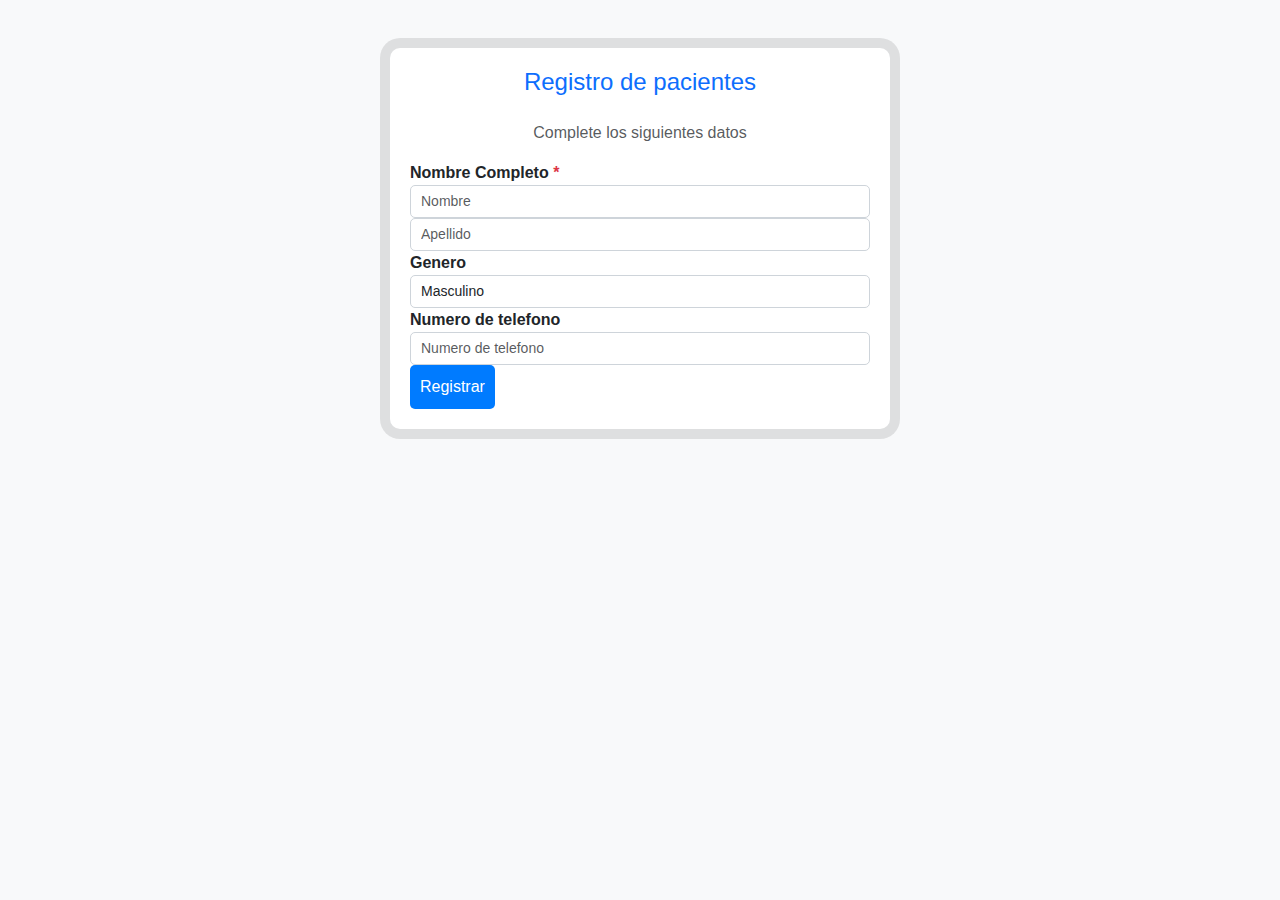
<file: Practica 4/index.html>
<!DOCTYPE html>
<html lang="en">
<head>
    <meta charset="UTF-8">
    <meta name="viewport" content="width=device-width, initial-scale=1.0">
    <title>Practica 4</title>
    <link href="https://cdn.jsdelivr.net/npm/bootstrap@5.3.3/dist/css/bootstrap.min.css" rel="stylesheet"
        integrity="sha384-QWTKZyjpPEjISv5WaRU9OFeRpok6YctnYmDr5pNlyT2bRjXh0JMhjY6hW+ALEwIH" crossorigin="anonymous">
    <link rel="stylesheet" href="style.css">
    </head>
<body>
    <div class="container mt-5">
        <!-- formulario -->
        <form action="" class="form-paciente">

            <h2 class="text-center text-primary mb-4">Registro de pacientes</h2>
            <p class="text-center text-muted">Complete los siguientes datos</p>

            <div class="form-group">
                <label for="nombre">Nombre Completo <span class="text-danger">*</span></label>
                <div class="form-row">
                    <div class="col">
                        <input placeholder="Nombre" type="text" class="form-control" id="nombre">
                    </div>
                    <div class="col">
                        <input placeholder="Apellido" type="text" id="apellido" class="form-control">
                    </div>
                </div>    
            </div>

            <div class="form-group">

                <label for="genero">Genero</label>
                <select name="" id="genero" class="form-control">
                    <option value="">Masculino</option>
                    <option value="">Femenino</option>
                    <option value="">Gei</option>
                </select>
            </div>

            <div class="form-group">
                <label for="">Numero de telefono</label>
                <input placeholder="Numero de telefono" type="text" class="form-control" id="telefono">
            </div>

            <button class="btn btn-primary btn-block">Registrar</button>


        </form>
    </div>
</body>
</html>
</file>
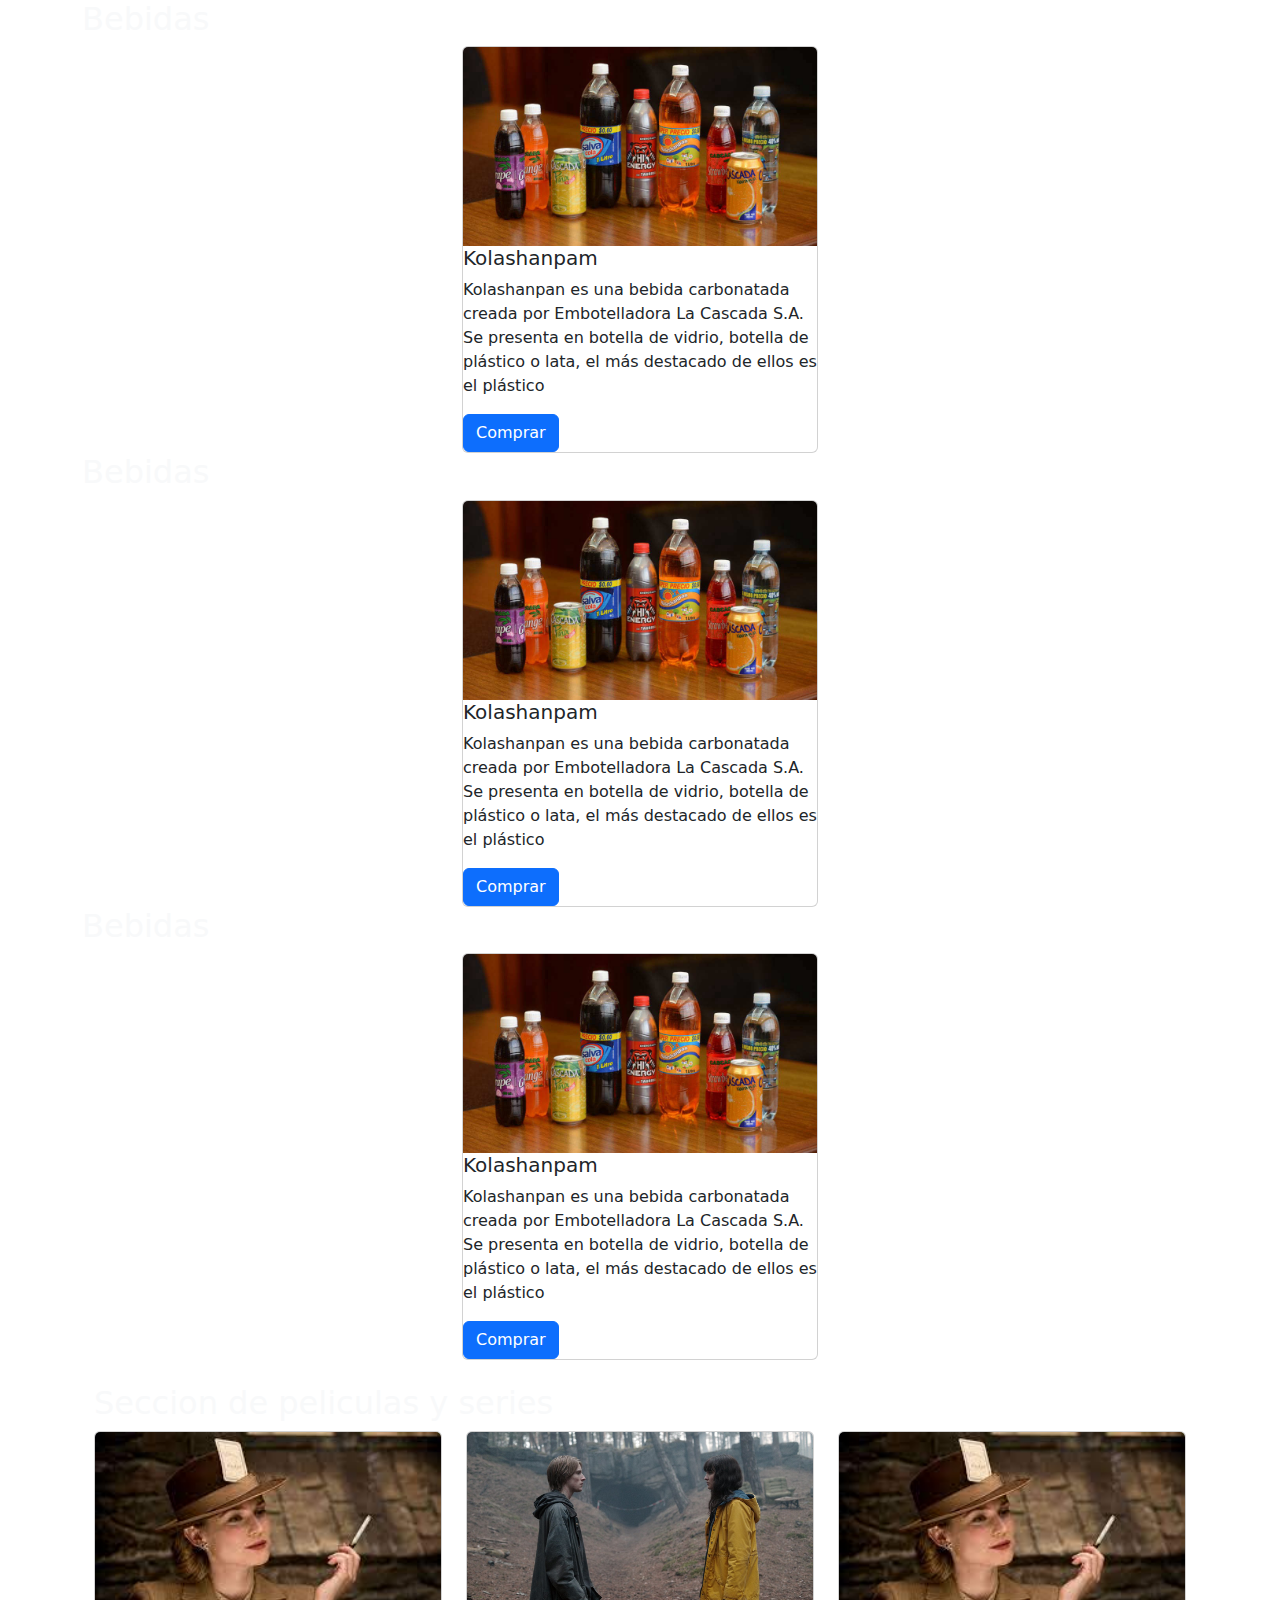
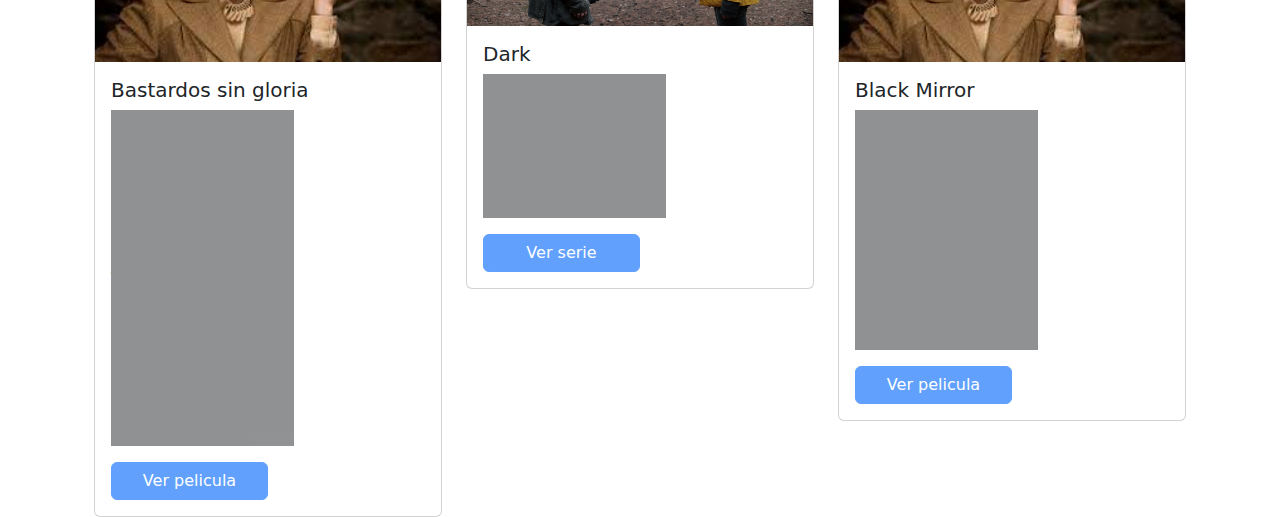
<file: Practica 5/index.html>
<!DOCTYPE html>
<html lang="en">
<head>
    <meta charset="UTF-8">
    <meta name="viewport" content="width=device-width, initial-scale=1.0">
    <title>Practica 5</title>
    <link href="https://cdn.jsdelivr.net/npm/bootstrap@5.3.3/dist/css/bootstrap.min.css" rel="stylesheet"
        integrity="sha384-QWTKZyjpPEjISv5WaRU9OFeRpok6YctnYmDr5pNlyT2bRjXh0JMhjY6hW+ALEwIH" crossorigin="anonymous">
</head>
<body class="bg-darl text-light">
    <div class="container">
        <div class="row justify-content-center">
            <!-- Primera fila 3 cards normales -->
            <h2>Bebidas</h2>
            <div class="col-md-4">
                <div class="card">
                    <img src="imgs/Bebidas-La-Cascada.jpg" alt="" class="card-img-top">
                    <div class="cards-body">
                        <h5 class="card-title">Kolashanpam</h5>
                        <p>
                            Kolashanpan es una bebida carbonatada creada por Embotelladora La Cascada S.A. Se presenta en botella de vidrio, botella
                            de plástico o lata, el más destacado de ellos es el plástico
                        </p>
                        <a href="" class="btn btn-primary">Comprar</a>
                    </div>
                </div>
            </div>


            <h2>Bebidas</h2>
            <div class="col-md-4">
                <div class="card">
                    <img src="imgs/Bebidas-La-Cascada.jpg" alt="" class="card-img-top">
                    <div class="cards-body">
                        <h5 class="card-title">Kolashanpam</h5>
                        <p>
                            Kolashanpan es una bebida carbonatada creada por Embotelladora La Cascada S.A. Se presenta en botella de
                            vidrio, botella
                            de plástico o lata, el más destacado de ellos es el plástico
                        </p>
                        <a href="" class="btn btn-primary">Comprar</a>
                    </div>
                </div>
            </div>



            <h2>Bebidas</h2>
            <div class="col-md-4">
                <div class="card">
                    <img src="imgs/Bebidas-La-Cascada.jpg" alt="" class="card-img-top">
                    <div class="cards-body">
                        <h5 class="card-title">Kolashanpam</h5>
                        <p>
                            Kolashanpan es una bebida carbonatada creada por Embotelladora La Cascada S.A. Se presenta en botella de
                            vidrio, botella
                            de plástico o lata, el más destacado de ellos es el plástico
                        </p>
                        <a href="" class="btn btn-primary">Comprar</a>
                    </div>
                </div>
            </div>


            <div class="row justify-content-center mt-4">
                <!-- Segunda fila 3 cards placeholder -->
                <h2>Seccion de peliculas y series</h2>
                <!-- card -->
                <div class="col-md-4">
                    <div class="card" aria-hidden="true">
                        <img src="imgs/bastardos sin gloria.jpeg" class="card-img-top" alt="">
                        <div class="card-body">
                            <h5 class="card-title placeholder-glow">
                                <span class="card-title placeholder-glow">Bastardos sin gloria</span>
                            </h5>

                            <p class="card-text placeholder-glow">
                                <span class="placeholder col-7">Es el primer año de la ocupación alemana de Francia. El oficial aliado, teniente Aldo Raine, ensambla un equipo de
                                soldados judíos para cometer actos violentos en contra de los nazis, incluyendo la toma de cabelleras. Él y sus hombres
                                unen fuerzas con Bridget von Hammersmark</span>
                            </p>
                            <a href="" class="btn btn-primary disabled placeholder col-6" aria-disabled="true" >Ver pelicula</a>
                        </div>
                    </div>
                </div>

                <div class="col-md-4">
                    <div class="card" aria-hidden="true">
                        <img src="imgs/dark.jpg" class="card-img-top" alt="">
                        <div class="card-body">
                            <h5 class="card-title placeholder-glow">
                                <span class="card-title placeholder-glow">Dark</span>
                            </h5>
                
                            <p class="card-text placeholder-glow">
                                <span class="placeholder col-7">La desaparición de dos niños muestra los vínculos entre cuatro familias y expone el pasado de una pequeña ciudad.</span>
                            </p>
                            <a href="" class="btn btn-primary disabled placeholder col-6" aria-disabled="true">Ver serie</a>
                        </div>
                    </div>
                </div>




                <div class="col-md-4">
                    <div class="card" aria-hidden="true">
                        <img src="imgs/bastardos sin gloria.jpeg" class="card-img-top" alt="">
                        <div class="card-body">
                            <h5 class="card-title placeholder-glow">
                                <span class="card-title placeholder-glow">Black Mirror</span>
                            </h5>
                
                            <p class="card-text placeholder-glow">
                                <span class="placeholder col-7">El lado oscuro de la era tecnológica en la que se vive: la paranoia de ser vigilados como en un panóptico, los usos terroristas de las nuevas herramientas y su relación con la experiencia cotidiana.</span>
                            </p>
                            <a href="" class="btn btn-primary disabled placeholder col-6" aria-disabled="true">Ver pelicula</a>
                        </div>
                    </div>
                </div>



            </div>
        </div>
    </div>
</body>
</html>
</file>
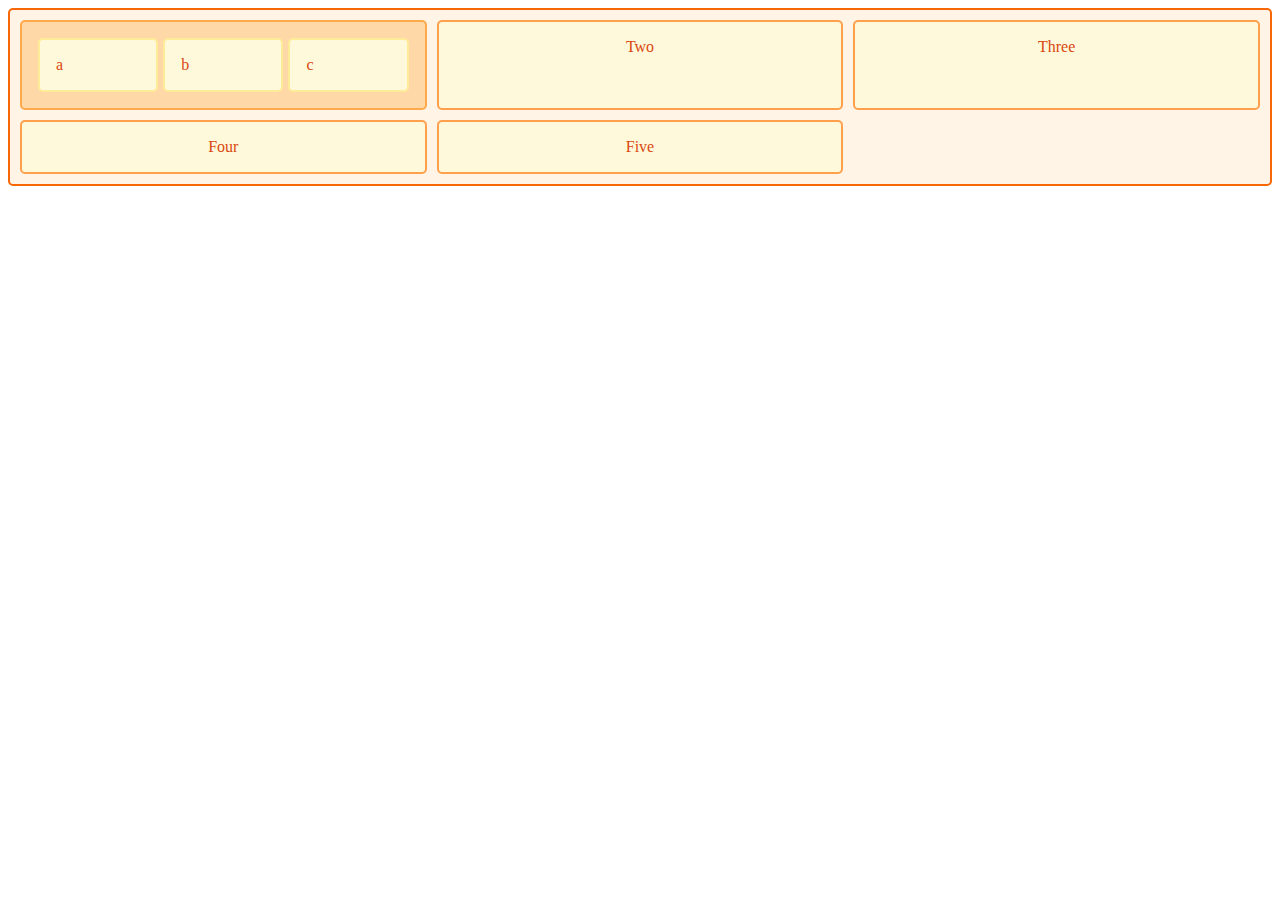
<file: Practica 2/ejemplo_dos/index.html>
<!DOCTYPE html>
<html lang="en">
<head>
    <meta charset="UTF-8">
    <meta name="viewport" content="width=device-width, initial-scale=1.0">
    <title>Ejemplo 2</title>
    <link rel="stylesheet" href="style.css">
</head>
<body>
    <div class="cuadriculas">
        <div class="box">
            <div class="nested">a</div>
            <div class="nested">b</div>
            <div class="nested">c</div>
        </div>

        <div class="box2">Two</div>
        <div class="box3">Three</div>
        <div class="box4">Four</div>
        <div class="box5">Five</div>
    </div>
</body>
</html>
</file>
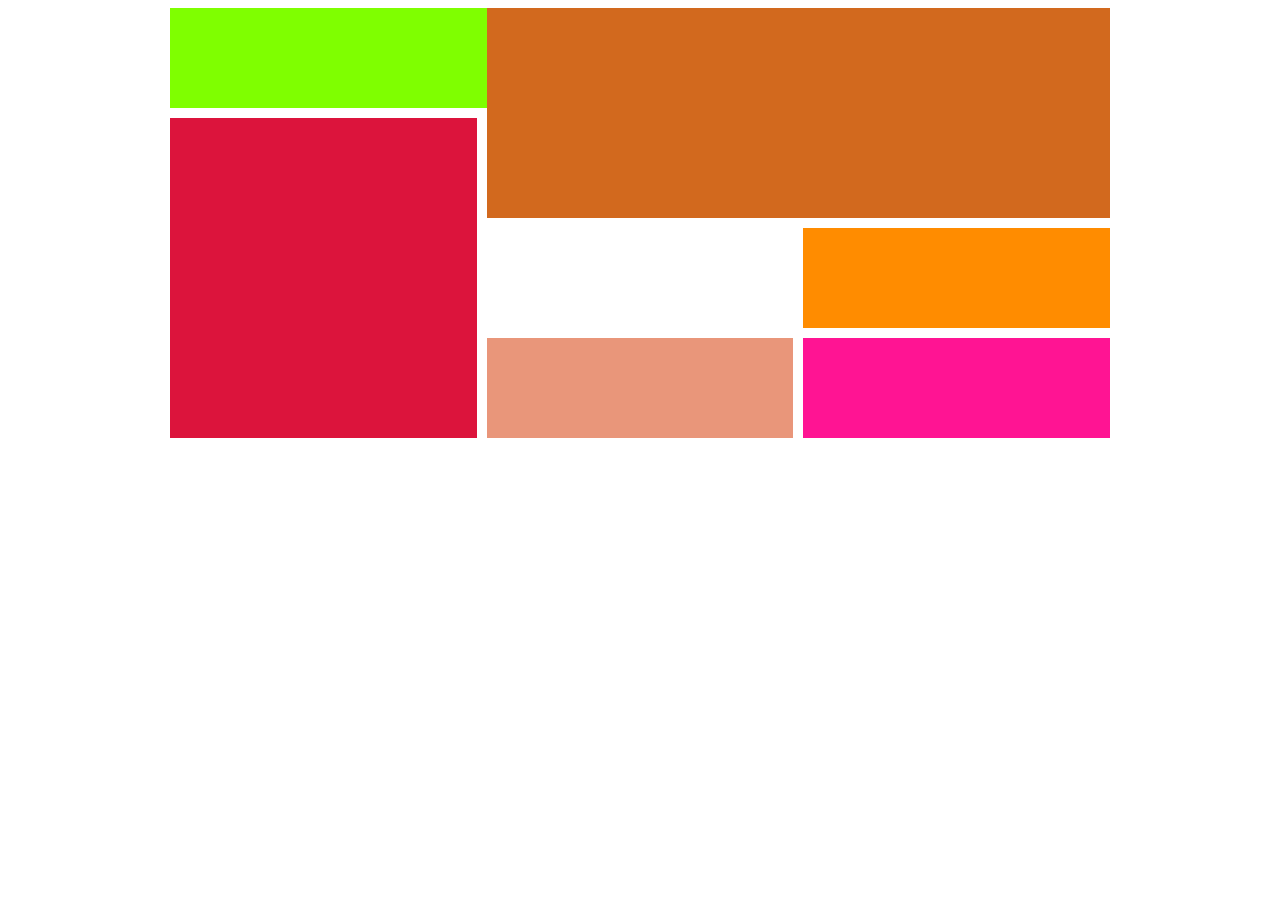
<file: Practica 2/ejemplo_uno/index.html>
<!DOCTYPE html>
<html lang="en">
<head>
    <meta charset="UTF-8">
    <meta name="viewport" content="width=device-width, initial-scale=1.0">
    <title>Practica 2 Grid Layout</title>
    <link rel="stylesheet" href="style.css">
</head>
<body>
    <div class="cuadriculas">
        <div class="uno"></div>
        <div class="dos"></div>
        <div class="tres"></div>
        <div class="cuatro"></div>
        <div class="cinco"></div>
        <div class="seis"></div>
    </div>
</body>
</html>
</file>
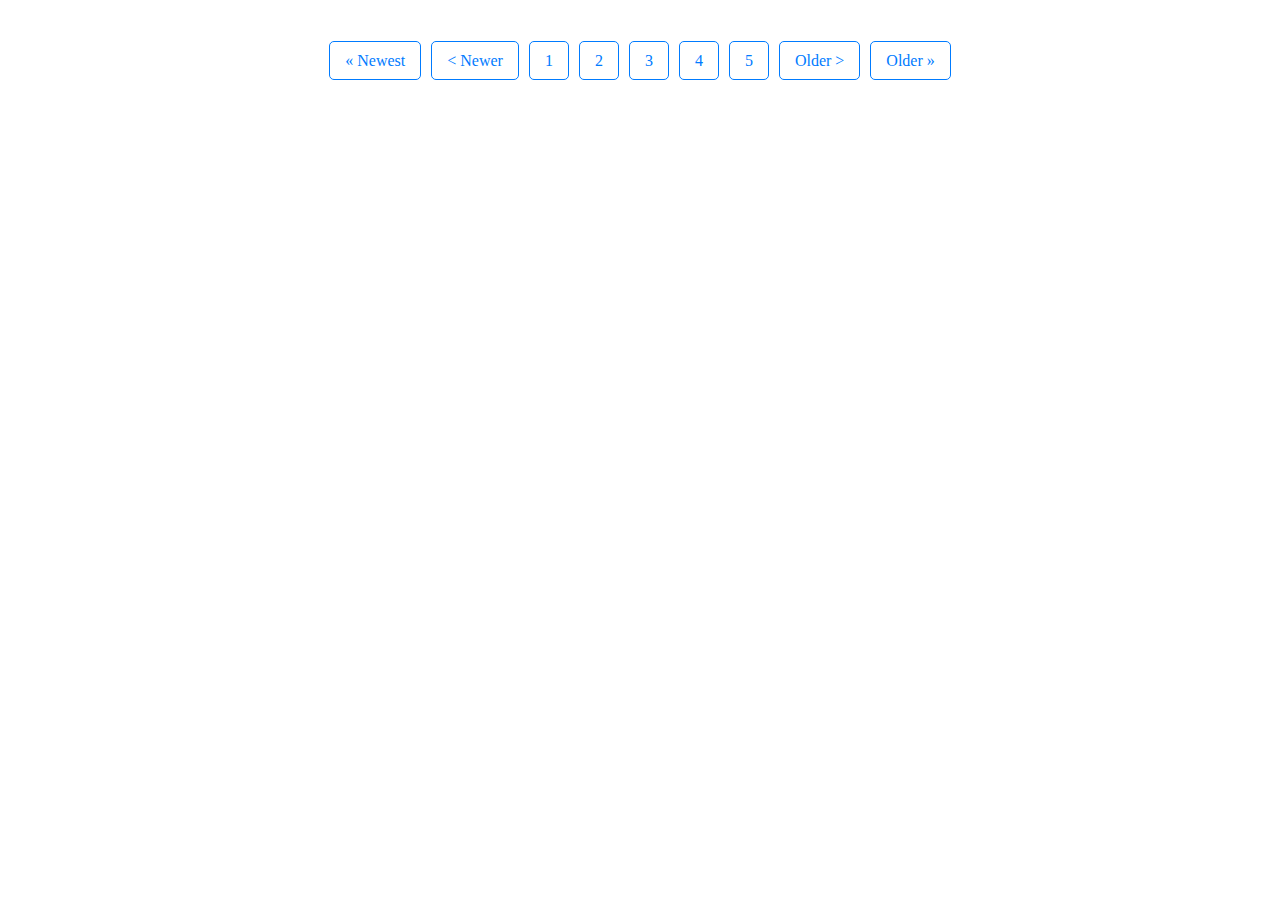
<file: Practica 3/Ejemplo dos/index.html>
<!DOCTYPE html>
<html lang="en">
<head>
    <meta charset="UTF-8">
    <meta name="viewport" content="width=device-width, initial-scale=1.0">
    <title>Paginacíon</title>
    <link rel="stylesheet" href="style.css">
</head>
<body>
    <br>
    <!-- Paginacíon -->
    <ul class="paginacion">
        <li><a href="#">&laquo; Newest</a></li>
        <li><a href="#">&lt; Newer</a></li>
        <li><a href="#">1</a></li>
        <li><a href="#">2</a></li>
        <li><a href="#">3</a></li>
        <li><a href="#">4</a></li>
        <li><a href="#">5</a></li>
        <li><a href="#">Older &gt;</a></li>
        <li><a href="#">Older &raquo;</a></li>
    </ul>
</body>
</html>
</file>
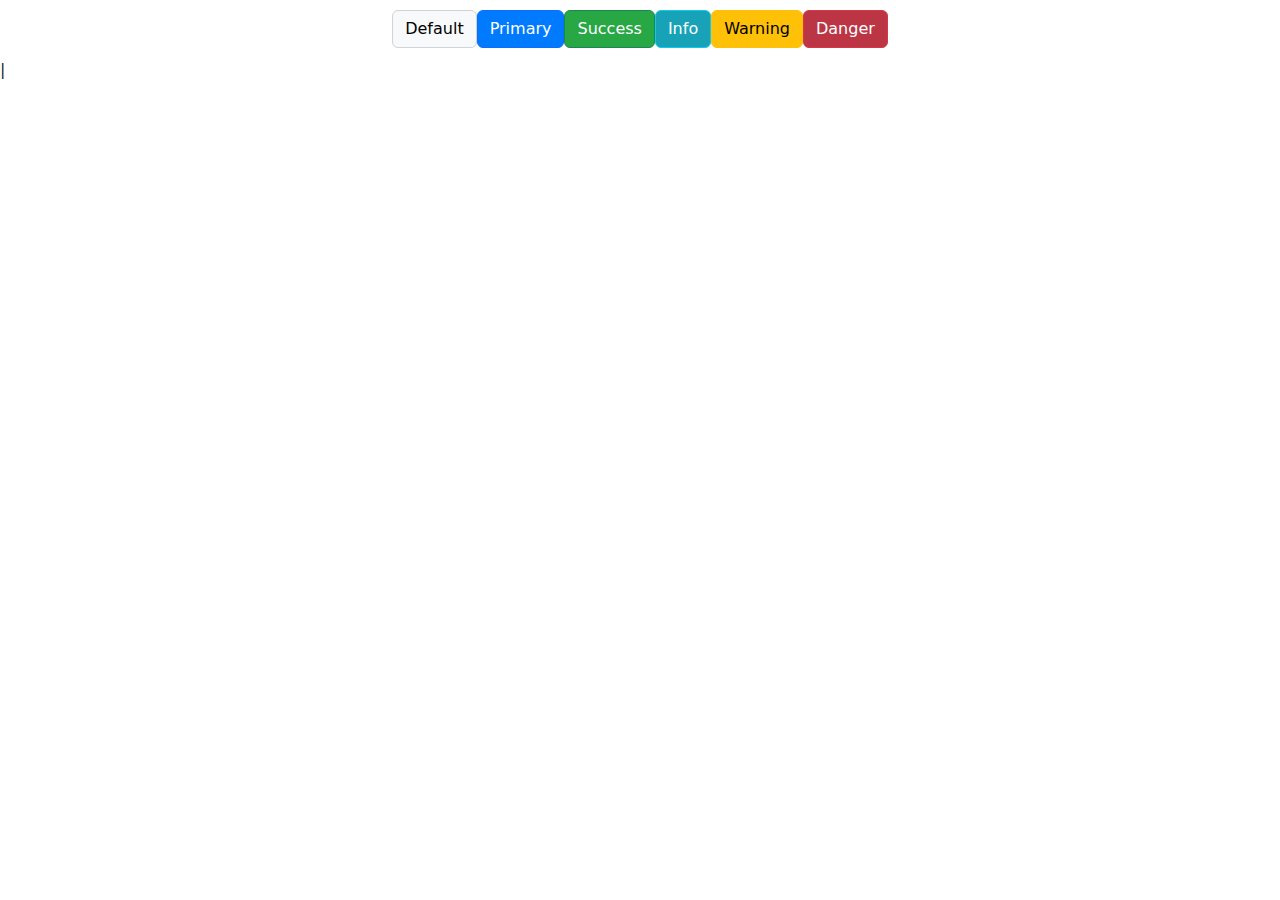
<file: Practica 3/Practica tres/index.html>
<!DOCTYPE html>
<html lang="en">
<head>
    <meta charset="UTF-8">
    <meta name="viewport" content="width=device-width, initial-scale=1.0">
    <title>Botones</title>
    <link href="https://cdn.jsdelivr.net/npm/bootstrap@5.3.3/dist/css/bootstrap.min.css" rel="stylesheet"
    integrity="sha384-QWTKZyjpPEjISv5WaRU9OFeRpok6YctnYmDr5pNlyT2bRjXh0JMhjY6hW+ALEwIH" crossorigin="anonymous">
    <link rel="stylesheet" href="style.css">
</head>
<body>
    <div class="btn-container">
        <button type="button" class="btn btn-default">Default</button>
        <button type="button" class="btn btn-primary">Primary</button>
        <button type="button" class="btn btn-success">Success</button>
        <button type="button" class="btn btn-info">Info</button>
        <button type="button" class="btn btn-warning">Warning</button>
        <button type="button" class="btn btn-danger">Danger</button>
    </div>
    
    |
</body>
</html>
</file>
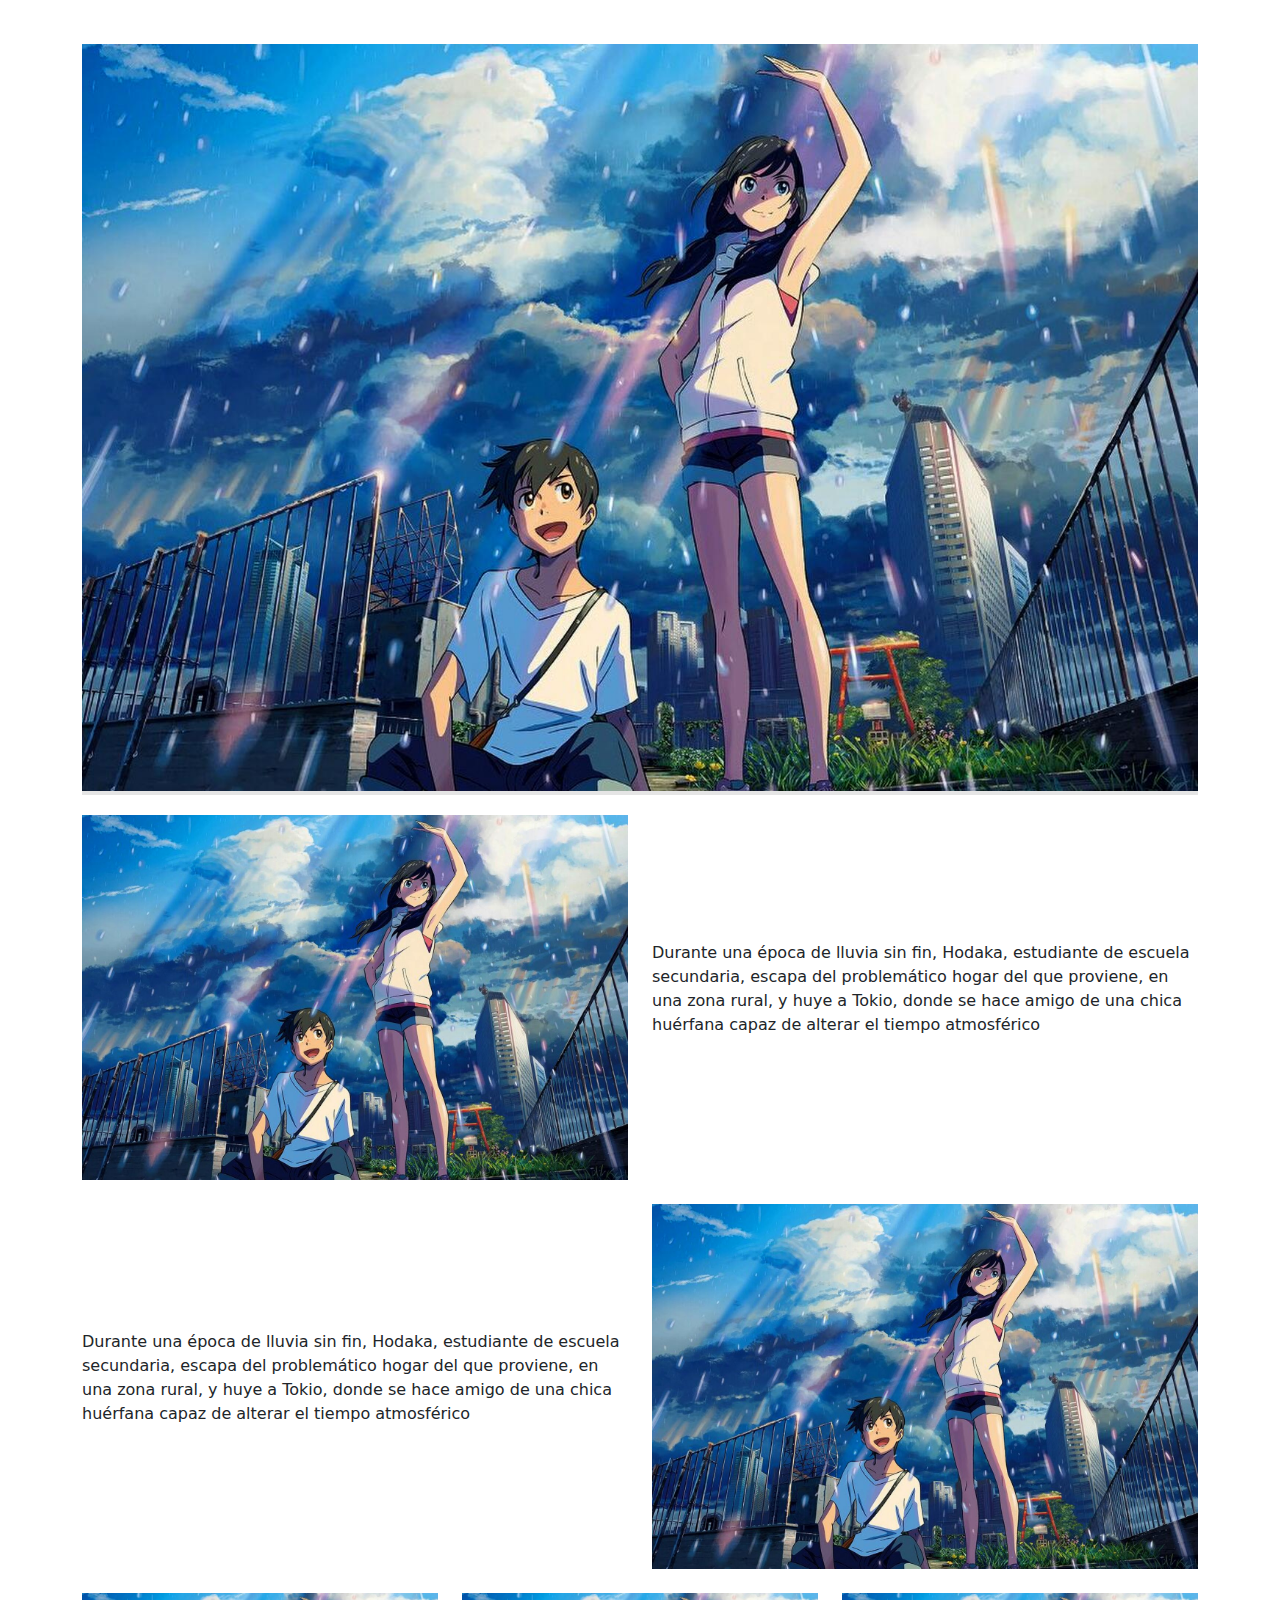
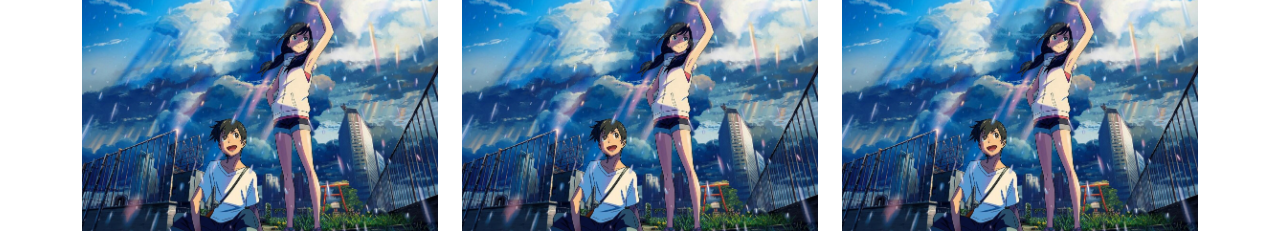
<file: Practica 4/ejemplo_dos/index.html>
<!DOCTYPE html>
<html lang="en">
<head>
    <meta charset="UTF-8">
    <meta name="viewport" content="width=device-width, initial-scale=1.0">
    <title>Ejemplo 2</title>
    <link href="https://cdn.jsdelivr.net/npm/bootstrap@5.3.3/dist/css/bootstrap.min.css" rel="stylesheet"
        integrity="sha384-QWTKZyjpPEjISv5WaRU9OFeRpok6YctnYmDr5pNlyT2bRjXh0JMhjY6hW+ALEwIH" crossorigin="anonymous">
        <link rel="stylesheet" href="style.css">
</head>
<body>
    <div class="container">
        <br>
        <!-- fila 1 imagen a todo ancho -->
        <div class="row mb-4">
            <div class="col-12">
                <img src="imgs/descarga.jpeg" alt="" srcset="" class="img-fluid img-full-width">
            </div>
        </div>

        <!-- fila 2 imagen a la izquierda  -->
        <div class="row mb-4">
            <div class="col-6">
                <img src="imgs/descarga.jpeg" alt="" class="img-fluid">
            </div>
            <div class="col-md-6 d-flex align-items-center">
                <p class="text-right">
                    Durante una época de lluvia sin fin, Hodaka, estudiante de escuela secundaria, escapa del problemático hogar del que
                    proviene, en una zona rural, y huye a Tokio, donde se hace amigo de una chica huérfana capaz de alterar el tiempo
                    atmosférico
                </p>
            </div>
        </div>

        <!-- fila 3 texto a la izquierda  -->
        <div class="row mb-4">
            <div class="col-md-6 d-flex align-items-center">

                <p class="text-right">
                    Durante una época de lluvia sin fin, Hodaka, estudiante de escuela secundaria, escapa del problemático hogar del que
                    proviene, en una zona rural, y huye a Tokio, donde se hace amigo de una chica huérfana capaz de alterar el tiempo
                    atmosférico
                </p>
            </div>
            <div class="col-md-6">
                <img src="imgs/descarga.jpeg" alt="" class="img-fluid">
            </div>
        </div>

        <!-- fila 4 tres columnas iguales con imagen -->

        <div class="row">
                <div class="col-md-4">
                    <img src="imgs/descarga.jpeg" alt="" class="img-fluid">
                </div>
                
                <div class="col-md-4">
                    <img src="imgs/descarga.jpeg" alt="" class="img-fluid">
                </div>

                <div class="col-md-4">
                    <img src="imgs/descarga.jpeg" alt="" class="img-fluid">
                </div>
        </div>
    </div>
</body>
</html>
</file>
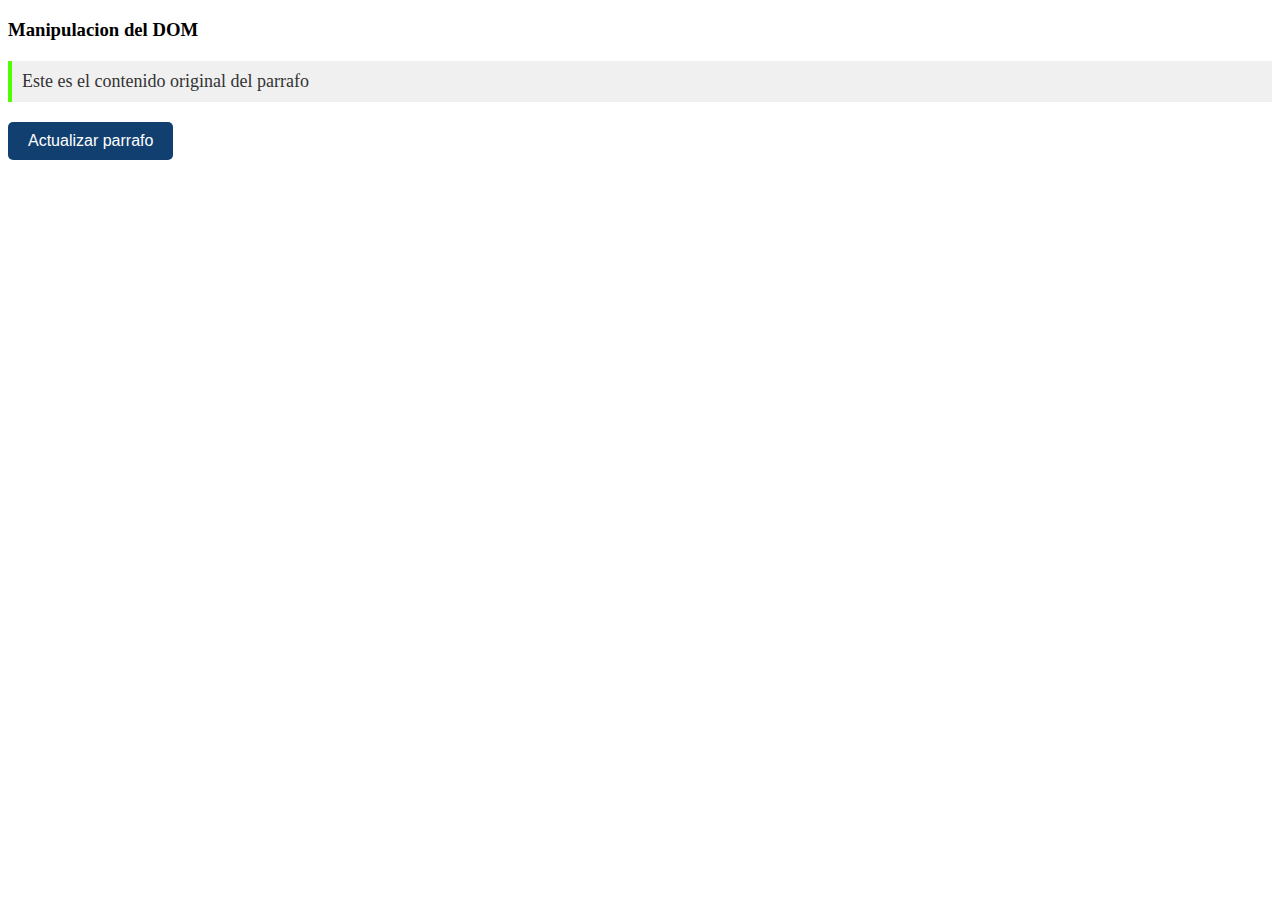
<file: Practica 6/DOM/index.html>
<!DOCTYPE html>
<html lang="en">
<head>
    <meta charset="UTF-8">
    <meta name="viewport" content="width=device-width, initial-scale=1.0">
    <title>Practica 6</title>
    <link rel="stylesheet" href="style.css">
</head>
<body>
    <h3>Manipulacion del DOM</h3>

    <!-- parrafo que sera modificado porl el dom -->
    <p id="miParrafo">Este es el contenido original del parrafo</p>

    <!-- boton que activa el evento del clic -->
    <button id="miBoton">Actualizar parrafo</button>

    <!-- enlace al js -->

    <script src="manipulacion.js"></script>
</body>
</html>
</file>
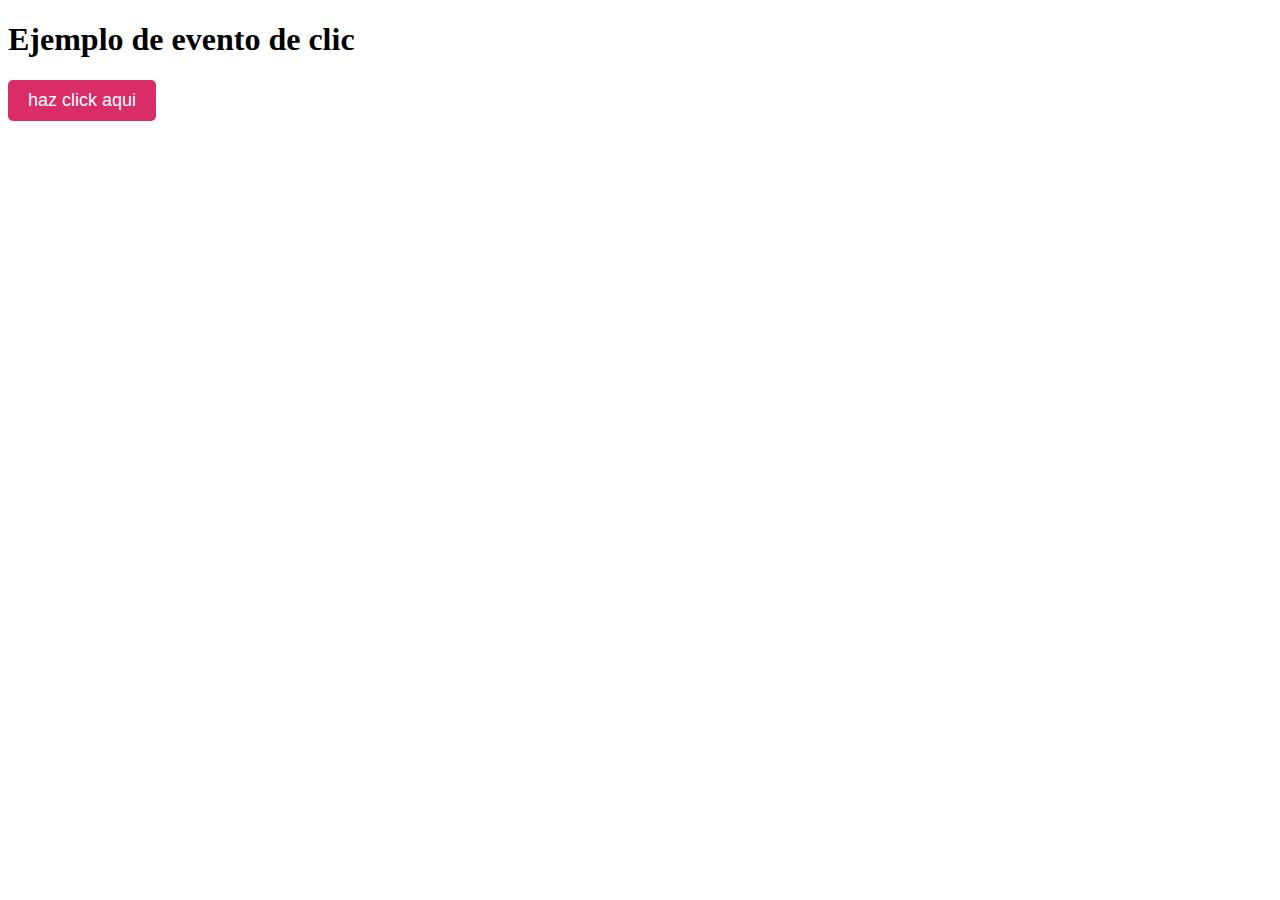
<file: Practica 6/eventos/index.html>
<!DOCTYPE html>
<html lang="en">
<head>
    <meta charset="UTF-8">
    <meta name="viewport" content="width=device-width, initial-scale=1.0">
    <title>Evento</title>
    <link rel="stylesheet" href="style.css">
</head>
<body>
    <h1>Ejemplo de evento de clic</h1>

    <button id="miBoton">haz click aqui</button>

    <script src="evento.js"></script>
</body>
</html>
</file>
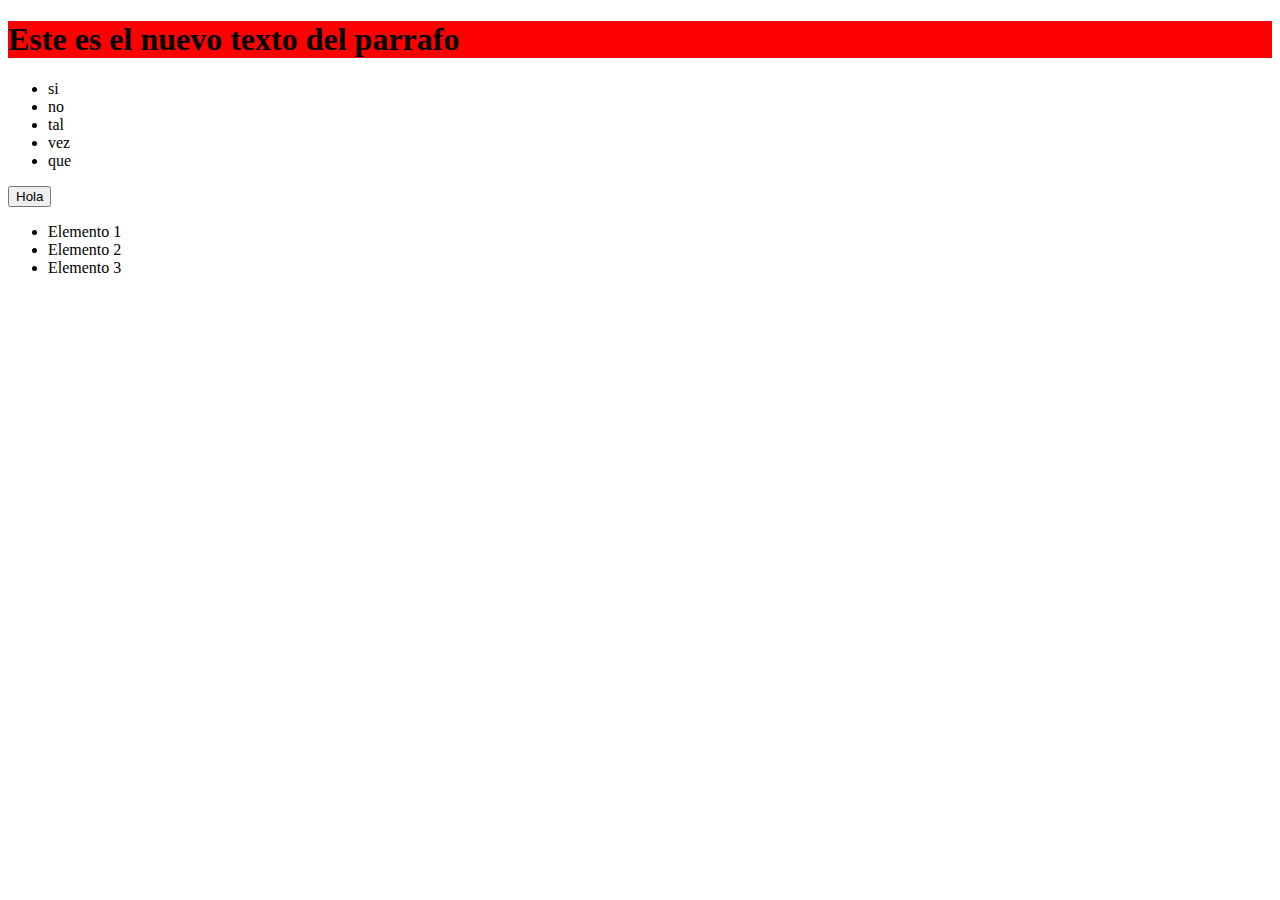
<file: Practica 8/practica-DOM/index.html>
<!DOCTYPE html>
<html lang="en">
<head>
    <meta charset="UTF-8">
    <meta name="viewport" content="width=device-width, initial-scale=1.0">
    <title>Practica</title>
</head>
<body>
    <h1 id="miParrafo">Test DOM</h1>
    
    <ul id="miLista">
        <li id="miListItem">Nose</li>
        <li id="miListItem">si</li>
        <li id="miListItem">no</li>
        <li id="miListItem">tal </li>
        <li id="miListItem">vez</li>
        <li id="miListItem">que</li>
    </ul>

    <button id="miBoton">Hola</button>

</body>

<script src="script.js"></script>

</html>
</file>
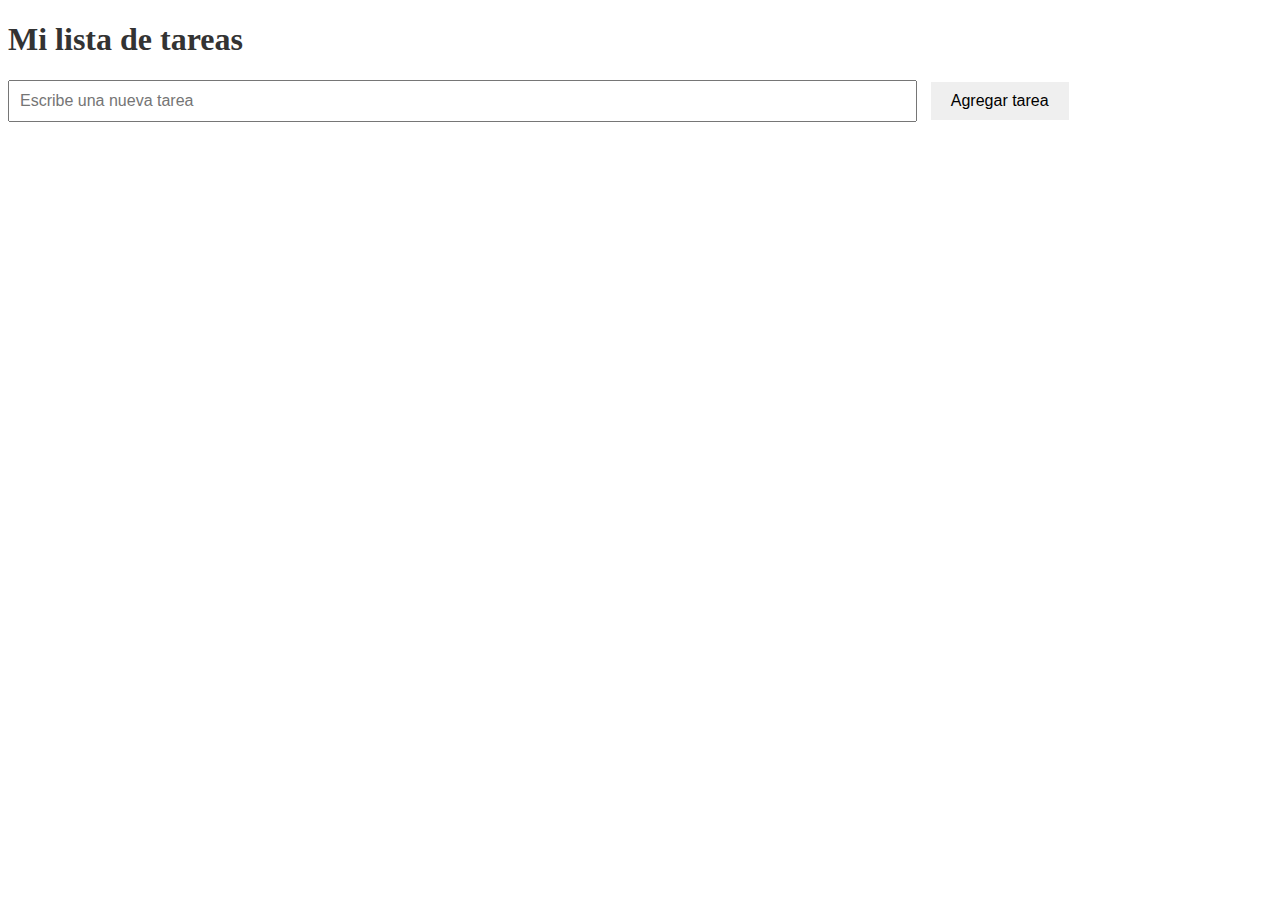
<file: Practica 8/toDo/index.html>
<!DOCTYPE html>
<html lang="en">
<head>
    <meta charset="UTF-8">
    <meta name="viewport" content="width=device-width, initial-scale=1.0">
    <title>To Do</title>
    <link rel="stylesheet" href="style.css">
</head>
<body>
    <div id="contendor">
        <h1>Mi lista de tareas</h1>

        <!-- campo de entrada para agregar nuevas tareas -->
        <input type="text" id="nuevaTarea" placeholder="Escribe una nueva tarea">
        <!-- boton para agregar tarea -->
        <button id="agregarBtn">Agregar tarea</button>
        <!-- lista donde se mostraran las tareas -->
        <ul id="listaTareas"></ul>
    </div>
    <script src="script.js"></script>
</body>
</html>
</file>
<file: Practica 4/style.css>
body{
    background-color: #f8f9fa;
    font-family: Arial, Helvetica, sans-serif;
    margin: 0;
    padding: 0;
}

.container{
    max-width: 500px;
    background-color: #fff;
    border-radius: 10px;
    box-shadow: 0 0 0 10px rgba(0, 0, 0, 0.1);
    padding: 20px;
}

h2{
    font-size: 24px;
    margin-bottom: 20px;
}

.form-group label{
    font-weight: 600;
}

.form-group input, 
.form-group select{
    border-radius: 5px;
    border: 1px solid #ced4da;
    padding: 5px 10px;
    font-size: 14px;
}

.btn-primary{
    background-color: #007bff;
    border: none;
    border-radius: 5px;
    padding: 10px;
}

.btn-primary:hover{
    background-color: #0056b3;
}
</file>
<file: Practica 2/ejemplo_dos/style.css>
.cuadriculas{
    border: 2px solid #f76707;
    border-radius: 5px;
    background-color: #fff4e6;
    display: grid;
    grid-template-columns: repeat(3, 1fr);
    gap: 10px;
    padding: 10px;
}


.box{
    border: 2px solid #ffa94d;
    border-radius: 5px;
    background-color: #ffd8a8;
    padding: 1em;
    color: #d9480f;
    display: grid;
    grid-template-columns: repeat(3, 1fr);
    gap: 5px;
    box-sizing: border-box;
}


.nested{
    border: 2px solid #ffec99;
    border-radius: 5px;
    background-color: #fff9db;
    padding: 1em;
    box-sizing: border-box;
}


.box2, .box3, .box4, .box5{
    border: 2px solid #ffa04d;
    border-radius: 5px;
    background-color: #fff9db;
    padding: 1em;
    color: #d9480f;
    text-align: center;
}
</file>
<file: Practica 2/ejemplo_uno/style.css>
.cuadriculas{
    max-width: 940px;
    margin: 0 auto;
    display: grid;
    grid-template-columns: repeat(3, 1fr);
    grid-gap: 10px;
    grid-auto-rows: minmax(100px, auto);
}

.uno{
    grid-column: 1/3;
    grid-row: 1;
    background-color: chartreuse;
}

.dos {
    grid-column: 2/4;
    grid-row: 1/3;
    background-color: chocolate;
}

.tres {
    grid-column: 1;
    grid-row: 2/5;
    background-color: crimson;
}

.cuatro{
    grid-column: 3;
    grid-row: 3;
    background-color: darkorange;
}

.cinco{
    grid-column: 2;
    grid-row: 4;
    background-color: darksalmon;
}

.seis{
    grid-column: 3;
    grid-row: 4;
    background-color: deeppink;
}
</file>
<file: Practica 3/Ejemplo dos/style.css>
.paginacion{
    display: flex;
    justify-content: center;
    padding: 10px 0;
}

.paginacion li{
    list-style: none;
}

.paginacion li a{
    border: 1px solid #007bff;
    color: #007bff;
    padding: 10px 15px;
    text-decoration: none;
    margin: 0 5px;
    border-radius: 5px;
}

.paginacion li a:hover{
    background-color: #007bff;
    color: #fff;
}

.paginacion li a:active{
    background-color: #0056b3;
    color: #fff;
}
</file>
<file: Practica 3/Practica tres/style.css>
.btn-container{
    display: flex;
    justify-content: center;
    padding: 10px 0;
}

.btn-default{
    background-color: #f8f9fa;
    color: #000000;
    border-color: #ced4da;
}

.btn-primary{
    background-color: #007bff;
    color: #fff;
    background-color: #007bff;
}

.btn-success {
    background-color: #28a745;
    color: #fff;
    background-color: #28a745;
}

.btn-info {
    background-color: #17a2b8;
    color: #fff;
    background-color: #17a2b8;
}

.btn-warning{
    background-color: #ffc107;
    color: #000000;
    border-color: #ffc107;
}

.btn-danger {
    background-color: #bb3545;
    color: #fff;
    background-color: #bb3545;
}
</file>
<file: Practica 4/ejemplo_dos/style.css>
.container{
    margin-top: 20px;
}

.img-full-width{
    width: 100%;
    height: auto;
    box-shadow: 0 4px rgba(0,0 ,0, 0.1);
    text-align: center;
}

.img-left{
    width: 100%;
    max-width: 600px;
    height: auto;
    border-radius: 5px;
    box-shadow: 0 4px 8px rgba(0, 0, 0, 0.1);
}

.img-right{
    width: 100%;
    max-width: 600px;
    height: auto;
    border-radius: 5px;
    box-shadow: 0 4px 8px rgba(0, 0, 0, 0.1); 
}

.img-small{
    width: 100%;
    max-width: 400px;
    height: auto;
    border-radius: 5px;
    box-shadow: 0 4px 8px rgba(0, 0, 0, 0.1);
}
</file>
<file: Practica 6/DOM/style.css>
#miParrafo{
    font-size: 18px;
    color: #333;
    margin: 20px 0;
    padding: 10px;
    background-color: #f0f0f0;
    border-left: 4px solid #51ff00;
}

#miBoton{
    font-size: 16px;
    padding: 10px 20px;
    background-color: #103f70;
    color: white;
    border: none;
    cursor: pointer;
    border-radius: 5px;
    text-align: center;
}
</file>
<file: Practica 6/eventos/style.css>
#miBoton{
    font-size: 18px;
    padding: 10px 20px;
    background-color: #da2c66;
    color: white;
    border: none;
    border-radius: 5px;
    cursor: pointer;
    transform: background-color 0.3s ease;
}

#miBoton:hover{
    background-color: #54eb26;
}
</file>
<file: Practica 8/toDo/style.css>
#contenedor{
    width: 50%;
    margin: 0 auto;
    text-align: center;
    font-family: Arial, Helvetica, sans-serif;
}

h1{
    color: #333;
}

#nuevaTarea{
    width: 70%;
    padding: 10px;
    font-size: 16px;
}

#agregarBtn{
    padding: 10px 20px;
    font-size: 16px;
    cursor: pointer;
}


#listaTareas{
    list-style-type: none;
    padding: 0;
}

.tarea{
    padding: 10px;
    margin-bottom: 10px;
    background-color: #f9f9f9;
    display: flex;
    justify-content: space-between;
    align-items: center;
}

button{
    margin-left: 10px;
    padding: 5px 10px;
    border: none;
    cursor: pointer;
}

.eliminarBtn{
    background-color: #e74c3c;
    color: white;
}

.modificarBtn{
    background-color: #3498db;
    color: white;
}
</file>
